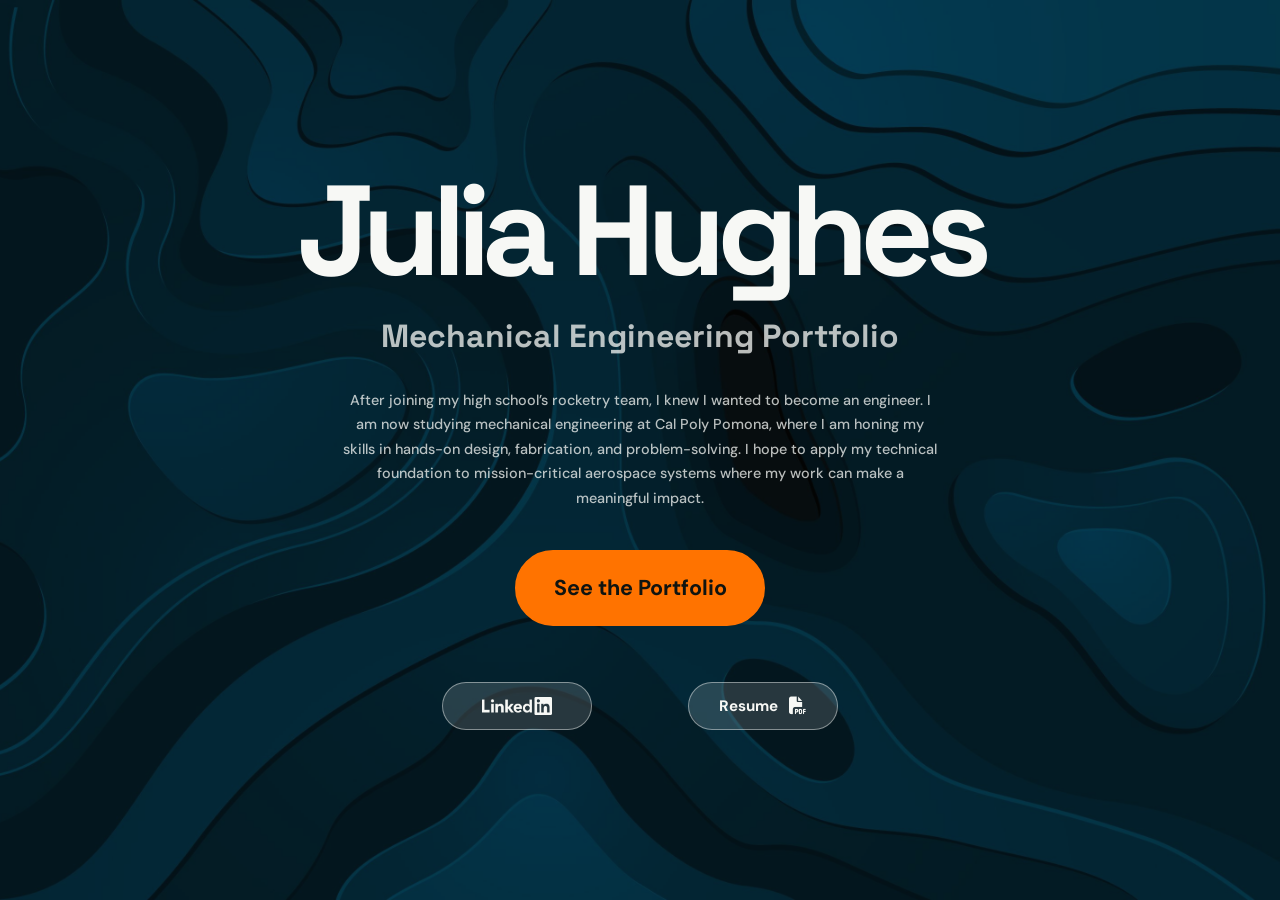
<file: index.html>
<!DOCTYPE html>
<html lang="en">
<head>
    <meta charset="UTF-8">
    <meta name="viewport" content="width=device-width, initial-scale=1.0">

    <title>Julia Hughes | Mechanical Engineering Portfolio</title>

    <link rel="stylesheet" href="style.css">

    <!-- Font Awesome for the PDF icon -->
    <link rel="stylesheet"
          href="https://cdnjs.cloudflare.com/ajax/libs/font-awesome/6.5.2/css/all.min.css">
</head>

<body>
    <main class="hero">
        <section class="content">

            <h1>Julia Hughes</h1>

            <h2>Mechanical Engineering Portfolio</h2>

            <div class="about">
                <p>
                    After joining my high school’s rocketry team, I knew I wanted to become
                    an engineer. I am now studying mechanical engineering at Cal Poly Pomona,
                    where I am honing my skills in hands-on design, fabrication, and problem-solving. 
                    I hope to apply my technical foundation to mission-critical aerospace systems
                    where my work can make a meaningful impact.
                </p>
            </div>

            <a class="portfolio-button" href="portfolio-overview.html">
                See the Portfolio
            </a>

            <div class="secondary-links">

                <a class="secondary-button linkedin-button"
                    href="https://www.linkedin.com/in/jmhughes6/"
                    target="_blank"
                    rel="noopener noreferrer"
                    aria-label="LinkedIn">

                        <span class="linkedin-logo"></span>
</a>

                <a class="secondary-button resume-button"
                   href="Julia_Hughes_Resume.pdf"
                   target="_blank"
                   rel="noopener noreferrer">

                    <span>Resume</span>
                    <i class="fa-solid fa-file-pdf"></i>
                </a>

            </div>
        </section>
    </main>
</body>
</html>
</file>
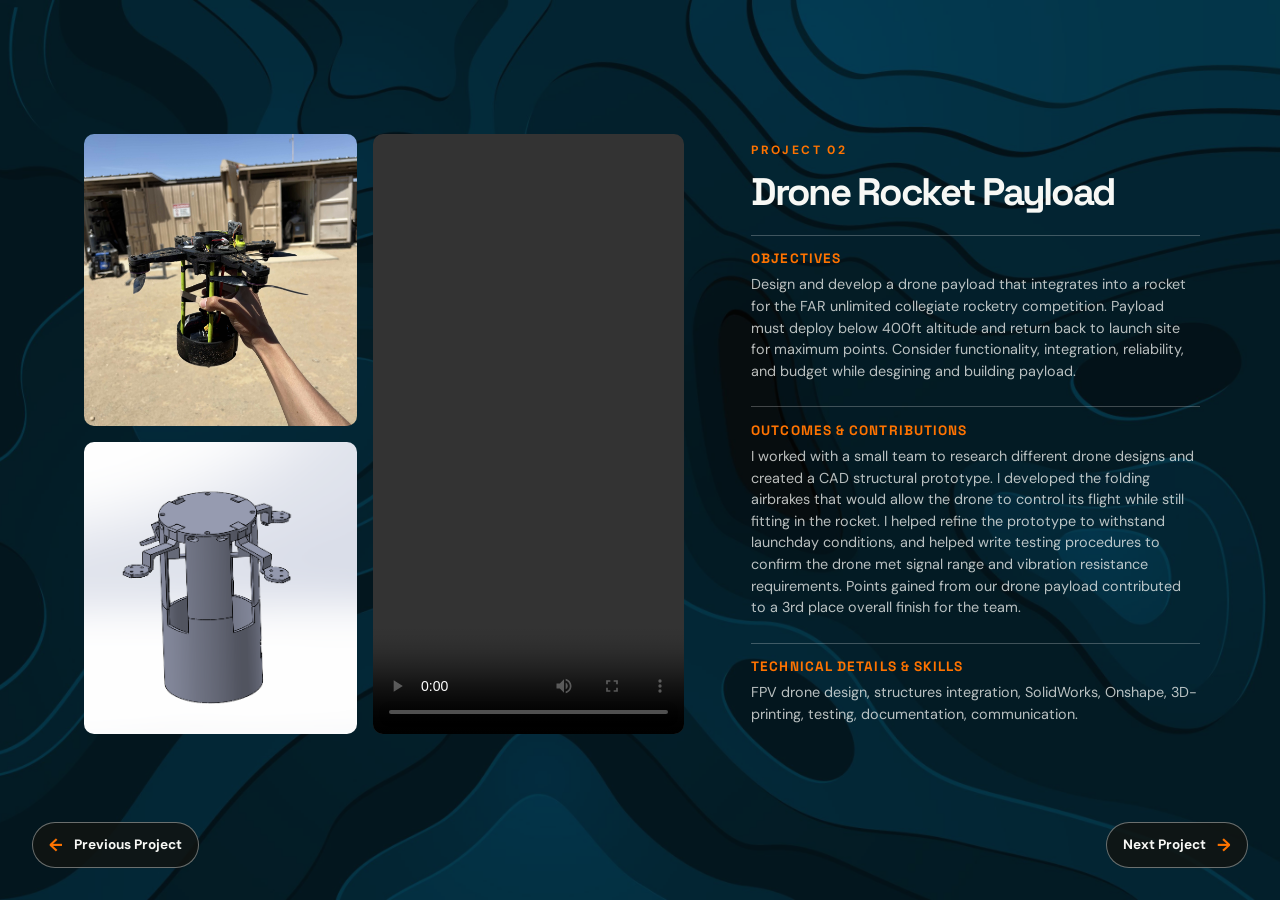
<file: drone-payload.html>
<!DOCTYPE html>
<html lang="en">
<head>
    <meta charset="UTF-8">
    <meta name="viewport" content="width=device-width, initial-scale=1.0">

    <title>Drone Rocket Payload | Julia Hughes</title>

    <link rel="stylesheet" href="style.css">
</head>

<body class="project-page">

    <main class="project-layout">

       <section class="project-visuals drone-visuals">

    <div class="drone-small drone-photo-one">
        <img src="drone-far.jpg"
             alt="Drone payload flying outdoors">
    </div>

    <div class="drone-small drone-photo-two">
        <img src="drone-prototype.webp"
             alt="Drone payload prototype">
    </div>

    <div class="drone-big">
        <video controls playsinline preload="metadata">
            <source src="drone-test-video.mp4" type="video/mp4">
            Your browser does not support video playback.
        </video>
    </div>

</section>

        <section class="project-information">

            <p class="project-label">PROJECT 02</p>

            <h1>Drone Rocket Payload</h1>

            <div class="project-section">
                <h2>Objectives</h2>

                <p>
                    Design and develop a drone payload that integrates into a rocket for the FAR 
                    unlimited collegiate rocketry competition. Payload must deploy below 400ft altitude 
                    and return back to launch site for maximum points. Consider functionality, integration, 
                    reliability, and budget while desgining and building payload. 
                    
                </p>
            </div>

            <div class="project-section">
                <h2>Outcomes & Contributions</h2>

                <p>
                    I worked with a small team to research different drone designs and created a CAD structural prototype. I developed 
                    the folding airbrakes that would allow the drone to control its flight while still fitting in the rocket. I helped refine
                    the prototype to withstand launchday conditions, and helped write testing procedures to confirm the drone met signal range
                    and vibration resistance requirements. Points gained from our drone payload contributed to a 3rd place overall finish
                    for the team. 
                </p>
            </div>

            <div class="project-section">
                <h2>Technical Details & Skills</h2>

                <p>
                    FPV drone design, structures integration, SolidWorks, Onshape, 3D-printing,
                    testing, documentation, communication.
                </p>
            </div>

        </section>

    </main>

    <nav class="project-navigation">
        <a class="page-nav-button" href="rose-float.html">
            <span>←</span>
            Previous Project
        </a>

        <a class="page-nav-button" href="small-rocket.html">
            Next Project
            <span>→</span>
        </a>
    </nav>

</body>
</html>
</file>
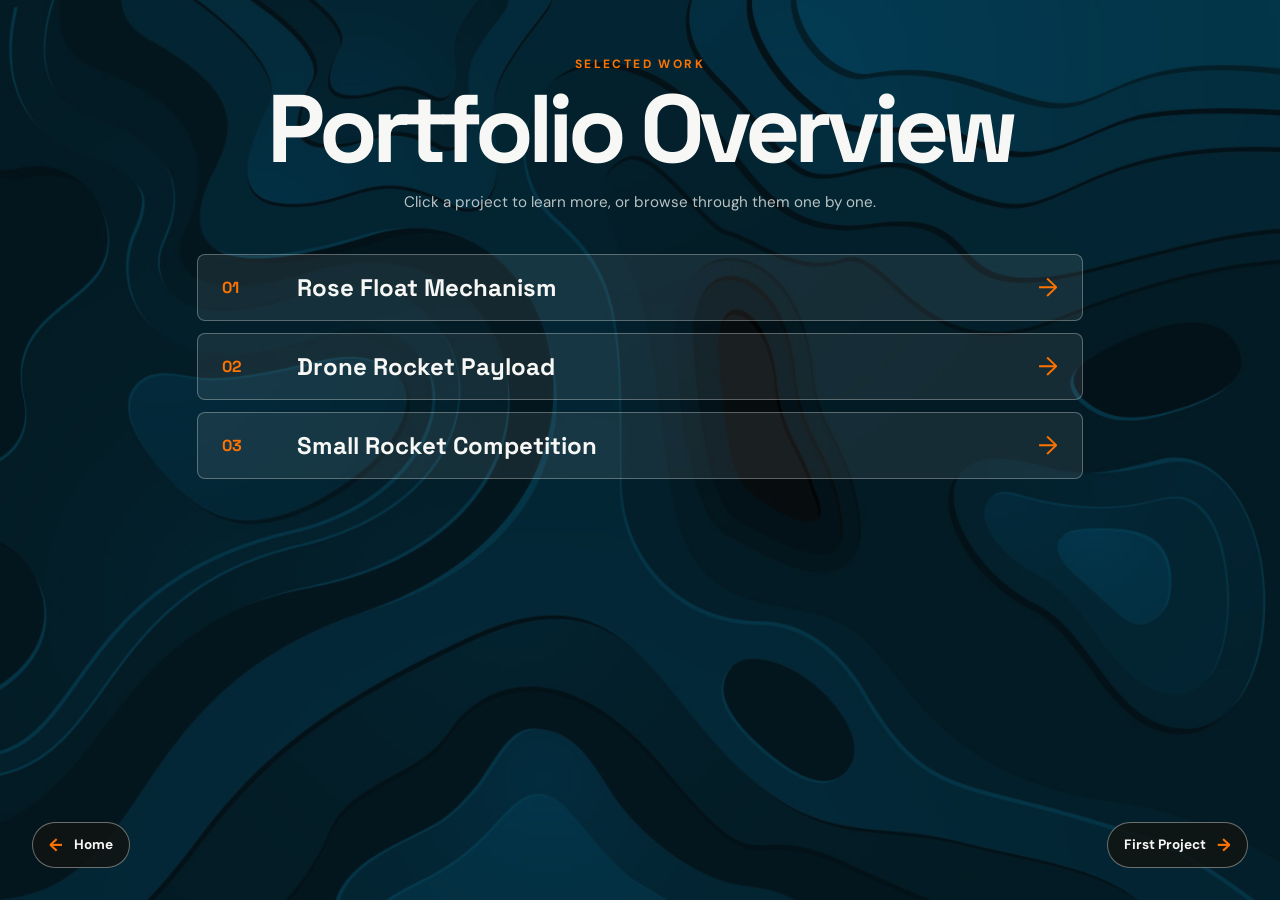
<file: portfolio-overview.html>
<!DOCTYPE html>
<html lang="en">
<head>
    <meta charset="UTF-8">
    <meta name="viewport" content="width=device-width, initial-scale=1.0">

    <title>Portfolio Overview | Julia Hughes</title>

    <link rel="stylesheet" href="style.css">
</head>

<body class="overview-page">

    <main class="overview">

        <header class="overview-header">
            <p class="overview-label">SELECTED WORK</p>

            <h1>Portfolio Overview</h1>

            <p class="overview-intro">
                Click a project to learn more, or browse through them one by one.
            </p>
        </header>

        <section class="project-list">

            <a class="project-card" href="rose-float.html">
                <span class="project-number">01</span>

                <h2>Rose Float Mechanism</h2>

                <span class="project-arrow">→</span>
            </a>

            <a class="project-card" href="drone-payload.html">
                <span class="project-number">02</span>

                <h2>Drone Rocket Payload</h2>

                <span class="project-arrow">→</span>
            </a>

            <a class="project-card" href="small-rocket.html">
                <span class="project-number">03</span>

                <h2>Small Rocket Competition</h2>

                <span class="project-arrow">→</span>
            </a>

        </section>

        <nav class="page-navigation">
            <a class="page-nav-button" href="index.html">
                <span>←</span>
                Home
            </a>

            <a class="page-nav-button" href="rose-float.html">
                First Project
                <span>→</span>
            </a>
        </nav>

    </main>

</body>
</html>
</file>
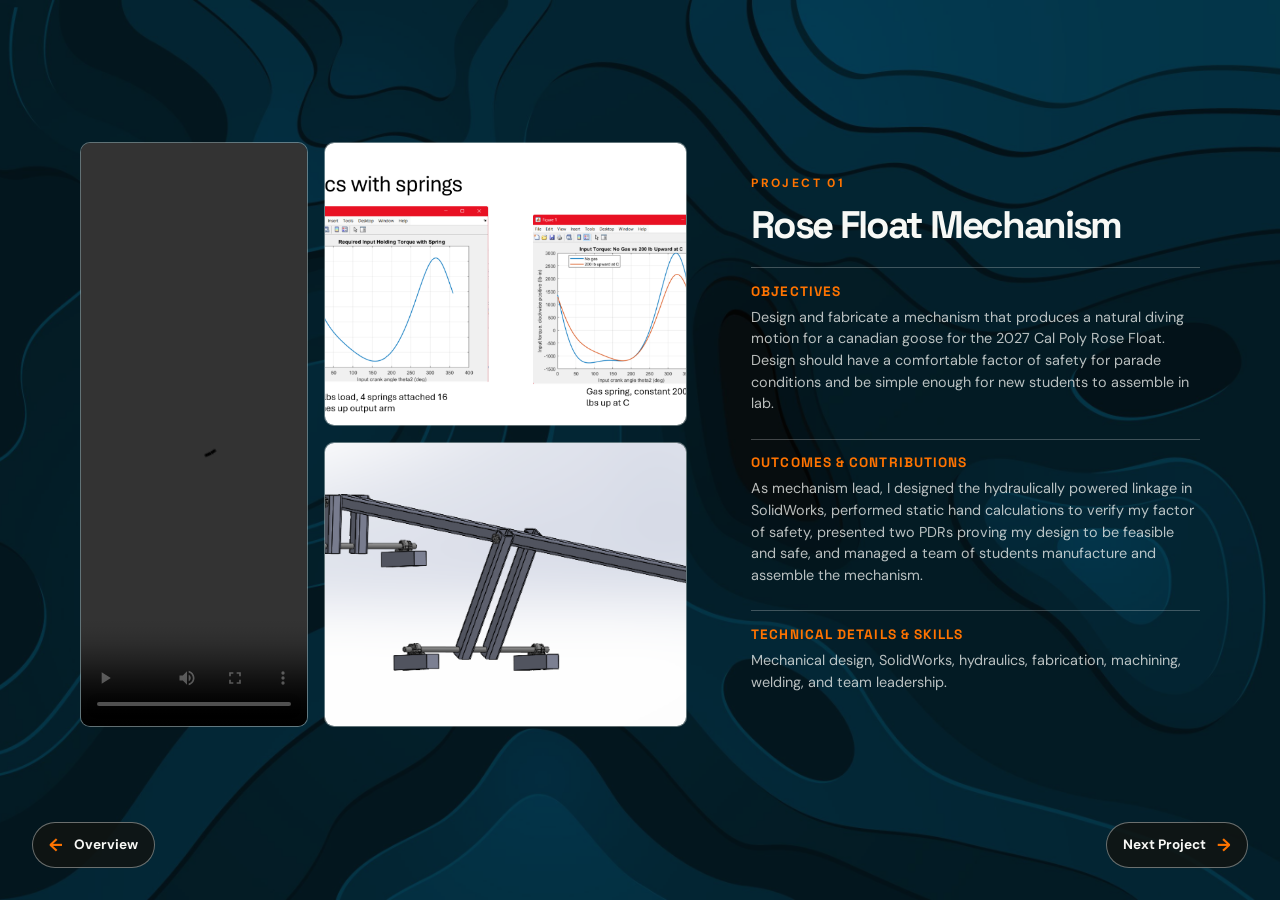
<file: rose-float.html>
<!DOCTYPE html>
<html lang="en">
<head>
    <meta charset="UTF-8">
    <meta name="viewport" content="width=device-width, initial-scale=1.0">

    <title>Rose Float Mechanism | Julia Hughes</title>

    <link rel="stylesheet" href="style.css">
</head>

<body class="project-page">

    <main class="project-layout">

       <section class="project-visuals rose-float-visuals">

    <div class="rose-float-video">
        <video controls playsinline preload="metadata">
            <source src="prototype-dive-vid.mp4" type="video/mp4">
            Your browser does not support video playback.
        </video>
    </div>

    <div class="rose-float-photo photo-one">
        <img src="presentation-calcs.png"
             alt="Rose Float mechanism">
    </div>

    <div class="rose-float-photo photo-two">
        <img src="dive-cad.png"
             alt="Rose Float mechanism fabrication">
    </div>

</section>

        <section class="project-information">

            <p class="project-label">PROJECT 01</p>

            <h1>Rose Float Mechanism</h1>

            <div class="project-section objectives">
                <h2>Objectives</h2>

                <p>
                    Design and fabricate a mechanism that produces a natural diving motion for
                    a canadian goose for the 2027 Cal Poly Rose Float. Design should have a comfortable
                    factor of safety for parade conditions and be simple enough for new students to 
                    assemble in lab.
                </p>
            </div>

            <div class="project-section">
                <h2>Outcomes & Contributions</h2>

                <p>
                    As mechanism lead, I designed the hydraulically powered linkage in SolidWorks, performed static hand calculations
                    to verify my factor of safety, presented two PDRs proving my design to be feasible and safe, 
                    and managed a team of students manufacture and assemble the mechanism.
                </p>
            </div>

            <div class="project-section">
                <h2>Technical Details & Skills</h2>

                <p>
                    Mechanical design, SolidWorks, hydraulics,
                    fabrication, machining, welding, and team leadership.
                </p>
            </div>

        </section>

    </main>

    <nav class="project-navigation">
        <a class="page-nav-button" href="portfolio-overview.html">
            <span>←</span>
            Overview
        </a>

        <a class="page-nav-button" href="drone-payload.html">
            Next Project
            <span>→</span>
        </a>
    </nav>

</body>
</html>
</file>
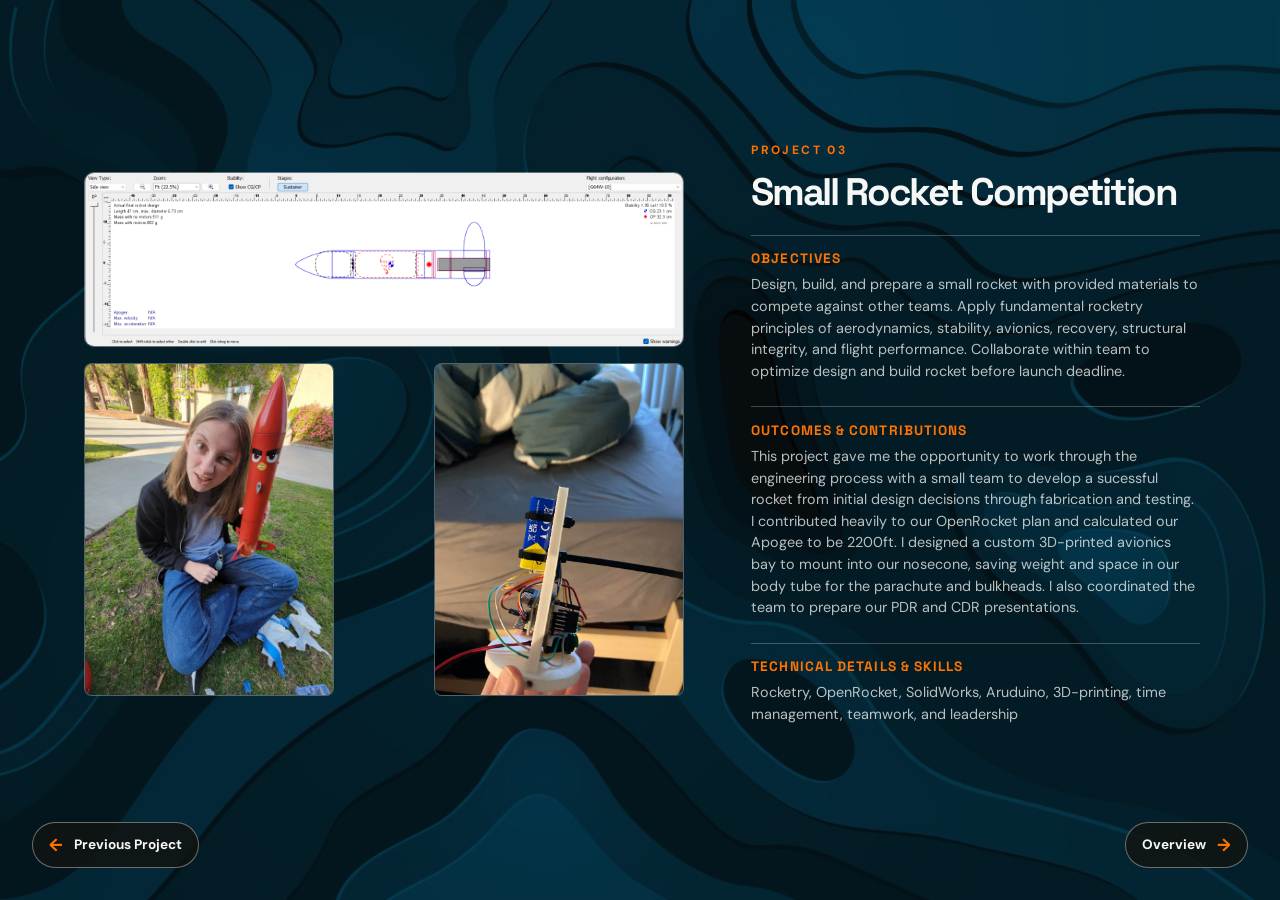
<file: small-rocket.html>
<!DOCTYPE html>
<html lang="en">
<head>
    <meta charset="UTF-8">
    <meta name="viewport" content="width=device-width, initial-scale=1.0">

    <title>Small Rocket Competition | Julia Hughes</title>

    <link rel="stylesheet" href="style.css">
</head>

<body class="project-page">

    <main class="project-layout">

        <section class="project-visuals small-rocket-visuals">

    <div class="main-visual">
        <img src="src-ork.png"
             alt="Small rocket design in OpenRocket">
    </div>

    <div class="visual-thumbnails">

        <div class="thumbnail">
            <img src="angryrocket.jpg"
                 alt="Julia Hughes with the small rocket">
        </div>

        <div class="thumbnail">
            <img src="avboard.jpg"
                 alt="Small rocket avionics board">
        </div>

    </div>

</section>

        <section class="project-information">

            <p class="project-label">PROJECT 03</p>

            <h1>Small Rocket Competition</h1>

            <div class="project-section">
                <h2>Objectives</h2>

                <p>
                    Design, build, and prepare a small rocket with provided materials to compete against other teams.
                    Apply fundamental rocketry principles of aerodynamics, stability, avionics, recovery, 
                    structural integrity, and flight performance. Collaborate within team to optimize  
                    design and build rocket before launch deadline.
                </p>
            </div>

            <div class="project-section">
                <h2>Outcomes & Contributions</h2>

                <p>
                    This project gave me the opportunity to work through the engineering process with a small team
                    to develop a sucessful rocket from initial design decisions through fabrication and testing.
                    I contributed heavily to our OpenRocket plan and calculated our Apogee to be 2200ft. I designed a 
                    custom 3D-printed avionics bay to mount into our nosecone, saving weight and space in our body tube 
                    for the parachute and bulkheads. I also coordinated the team to prepare our PDR and CDR presentations. 
                </p>
            </div>

            <div class="project-section">
                <h2>Technical Details & Skills</h2>

                <p>
                    Rocketry, OpenRocket, SolidWorks, Aruduino, 3D-printing, time management, teamwork, and leadership
                </p>
            </div>

        </section>

    </main>

    <nav class="project-navigation">
        <a class="page-nav-button" href="drone-payload.html">
            <span>←</span>
            Previous Project
        </a>

        <a class="page-nav-button" href="portfolio-overview.html">
            Overview
            <span>→</span>
        </a>
    </nav>

</body>
</html>
</file>
<file: style.css>
@import url('https://fonts.googleapis.com/css2?family=DM+Sans:wght@400;500;600;700&family=Space+Grotesk:wght@500;600;700&display=swap');

:root {
    --accent: #ff7300;
    --text: #f7f8f5;
    --muted: rgba(247, 248, 245, 0.75);

    /* Put texturebg.jpg in the same folder as index.html */
    --background-image: url("texturebg.jpg");

    /* 0 = no darkness, 1 = completely dark */
    --background-darkness: 0.60;
}

* {
    box-sizing: border-box;
    margin: 0;
    padding: 0;
}

body {
    background: #111412;
    color: var(--text);
    font-family: "DM Sans", Arial, sans-serif;
}

.hero {
    min-height: 100vh;
    min-height: 100svh;

    display: flex;
    justify-content: center;
    align-items: center;

    padding: 2rem;
    position: relative;
    overflow: hidden;
    text-align: center;
}

.hero::before {
    content: "";

    position: absolute;
    inset: 0;
    z-index: -2;

    background-image: var(--background-image);
    background-position: center;
    background-size: cover;
    background-repeat: no-repeat;
}

.hero::after {
    content: "";

    position: absolute;
    inset: 0;
    z-index: -1;

    background: rgba(5, 8, 6, var(--background-darkness));
}

.content {
    width: 100%;
    max-width: 750px;
}

.content > * {
    opacity: 0;
    animation: fadeIn 0.8s ease-out forwards;
}

h1 {
    font-family: "Space Grotesk", Arial, sans-serif;
    font-size: clamp(3.75rem, 10vw, 8rem);
    letter-spacing: -0.07em;
    line-height: 0.95;
    animation-delay: 0.1s;
}

h2 {
    color: var(--muted);
    font-family: "Space Grotesk", Arial, sans-serif;
    font-size: clamp(1.25rem, 3vw, 2rem);
    font-weight: 700;
    margin-top: 1.5rem;
    animation-delay: 0.25s;
}

.about {
    max-width: 600px;
    margin: 2rem auto 2.5rem;
    animation-delay: 0.4s;
}

.about p {
    color: var(--muted);
    font-size: 0.9rem;
    font-weight: 500;
    line-height: 1.7;
}

a {
    color: inherit;
    text-decoration: none;
}

.portfolio-button {
    display: inline-flex;
    justify-content: center;
    align-items: center;

    padding: 1.35rem 2.3rem;

    border: 2px solid var(--accent);
    border-radius: 999px;

    background: var(--accent);
    color: #101410;

    font-size: 1.35rem;
    font-weight: 700;

    transition: 0.25s ease;
    animation-delay: 0.55s;
}

.portfolio-button:hover {
    background: transparent;
    color: var(--accent);
    transform: translateY(-3px) scale(1.02);
}

.secondary-links {
    display: flex;
    justify-content: center;
    align-items: center;

    gap: 6rem;
    margin-top: 3.5rem;

    animation-delay: 0.7s;
}

.secondary-button {
    width: 150px;
    height: 48px;

    display: inline-flex;
    justify-content: center;
    align-items: center;

    border: 1px solid rgba(247, 248, 245, 0.45);
    border-radius: 999px;

    background: rgba(247, 248, 245, 0.15);
    color: var(--text);

    font-size: 0.95rem;
    font-weight: 700;

    transition: 0.25s ease;
}

.secondary-button:hover {
    border-color: var(--accent);
    background: var(--accent);
    color: #101410;
    transform: translateY(-3px);
}

.linkedin-button {
    width: 150px;
    height: 48px;
    padding: 0.5rem 1rem;
}

.linkedin-logo {
    display: block;
    width: 70px;
    height: 19px;

    background-color: var(--text);

    mask-image: url("linkedin-logo.png");
    mask-repeat: no-repeat;
    mask-position: center;
    mask-size: contain;

    -webkit-mask-image: url("linkedin-logo.png");
    -webkit-mask-repeat: no-repeat;
    -webkit-mask-position: center;
    -webkit-mask-size: contain;

    transition: background-color 0.25s ease;
}

.linkedin-button:hover .linkedin-logo {
    background-color: #101410;
}

/* Resume button */
.resume-button {
    gap: 0.65rem;
}

.resume-button i {
    font-size: 1.1rem;
}

@keyframes fadeIn {
    from {
        opacity: 0;
        transform: translateY(18px);
    }

    to {
        opacity: 1;
        transform: translateY(0);
    }
}

@media (max-width: 600px) {
    .hero {
        padding: 2rem 1.25rem;
    }

    .secondary-links {
        gap: 1.5rem;
        margin-top: 3rem;
    }

    .secondary-button {
        width: 140px;
    }
}

/* Portfolio overview page */

.overview-page {
    isolation: isolate;
    min-height: 100vh;
    overflow: hidden;
    position: relative;
    background: #111412;
    color: var(--text);
}

.overview-page::before {
    content: "";

    position: fixed;
    inset: 0;
    z-index: -2;

    background-image: var(--background-image);
    background-position: center;
    background-size: cover;
    background-repeat: no-repeat;
}

.overview-page::after {
    content: "";

    position: fixed;
    inset: 0;
    z-index: -1;

    background: rgba(5, 8, 6, var(--background-darkness));
}

.overview {
    width: 100%;
    max-width: 950px;
    min-height: 100vh;

    margin: 0 auto;
    padding: 3.5rem 2rem 6rem;

    position: relative;
}

.overview-header {
    margin-bottom: 2.5rem;
    text-align: center;
}

.overview-label {
    color: var(--accent);
    font-size: 0.75rem;
    font-weight: 700;
    letter-spacing: 0.2em;
    margin-bottom: 0.75rem;
}

.overview-header h1 {
    font-family: "Space Grotesk", Arial, sans-serif;
    font-size: clamp(3rem, 8vw, 6rem);
    letter-spacing: -0.06em;
    line-height: 0.95;
}

.overview-intro {
    margin-top: 1rem;

    color: var(--muted);
    font-size: 0.95rem;
    line-height: 1.5;
}

.project-list {
    display: flex;
    flex-direction: column;
    gap: 0.75rem;
}

.project-card {
    display: grid;
    grid-template-columns: 55px 1fr auto;
    align-items: center;
    gap: 1.25rem;

    padding: 1rem 1.5rem;

    border: 1px solid rgba(247, 248, 245, 0.3);
    border-radius: 8px;

    background: rgba(247, 248, 245, 0.08);

    transition: 0.25s ease;
}

.project-card:hover {
    border-color: var(--accent);
    background: rgba(255, 115, 0, 0.14);
    transform: translateX(6px);
}

.project-number {
    color: var(--accent);
    font-family: "Space Grotesk", Arial, sans-serif;
    font-size: 1rem;
    font-weight: 700;
}

.project-arrow {
    align-self: center;
    color: var(--accent);
    font-size: 1.6rem;
    transition: 0.25s ease;
}

.project-card h2 {
    margin-top: 0;
    color: var(--text);
    font-family: "Space Grotesk", Arial, sans-serif;
    font-size: clamp(1.1rem, 2.5vw, 1.5rem);
    font-weight: 700;
}

.project-arrow {
    color: var(--accent);
    font-size: 1.6rem;
    transition: 0.25s ease;
}

.project-card:hover .project-arrow {
    transform: translateX(5px);
}

.page-navigation {
    position: fixed;
    right: 2rem;
    bottom: 2rem;
    left: 2rem;

    display: flex;
    justify-content: space-between;
    align-items: center;

    pointer-events: none;
}

.page-nav-button {
    display: inline-flex;
    align-items: center;
    gap: 0.7rem;

    padding: 0.7rem 1rem;

    border: 1px solid rgba(247, 248, 245, 0.4);
    border-radius: 999px;

    background: rgba(17, 20, 18, 0.85);
    color: var(--text);

    font-size: 0.85rem;
    font-weight: 700;

    pointer-events: auto;
    transition: 0.25s ease;
}

.page-nav-button:hover {
    border-color: var(--accent);
    background: var(--accent);
    color: #101410;
    transform: translateY(-3px);
}

.page-nav-button span {
    color: var(--accent);
    font-size: 1.1rem;
}

.page-nav-button:hover span {
    color: #101410;
}

@media (max-width: 600px) {
    .overview {
        padding: 3rem 1rem 6rem;
    }

    .overview-header {
        margin-bottom: 2rem;
    }

    .project-card {
        grid-template-columns: 35px 1fr auto;
        gap: 0.75rem;
        padding: 0.9rem 1rem;
    }

    .project-card h2 {
        font-size: 1rem;
    }

    .page-navigation {
        right: 1rem;
        bottom: 1rem;
        left: 1rem;
    }
}

/* Fade-in animation for portfolio overview */

.overview-header {
    opacity: 0;
    animation: fadeIn 0.8s ease-out forwards;
    animation-delay: 0.1s;
}

.project-card {
    opacity: 0;
    animation: fadeIn 0.8s ease-out forwards;
}

.project-card:nth-child(1) {
    animation-delay: 0.35s;
}

.project-card:nth-child(2) {
    animation-delay: 0.5s;
}

.project-card:nth-child(3) {
    animation-delay: 0.65s;
}

.page-nav-button {
    opacity: 0;
    animation: fadeIn 0.8s ease-out forwards;
}

.page-nav-button:first-child {
    animation-delay: 0.85s;
}

.page-nav-button:last-child {
    animation-delay: 1s;
}

@keyframes fadeIn {
    from {
        opacity: 0;
        transform: translateY(18px);
    }

    to {
        opacity: 1;
        transform: translateY(0);
    }
}

/* Non-scrolling project pages */

.project-page {
    isolation: isolate;
    height: 100vh;
    overflow: hidden;

    background: #111412;
    color: var(--text);
}

.project-page::before {
    content: "";

    position: fixed;
    inset: 0;
    z-index: -2;

    background-image: var(--background-image);
    background-position: center;
    background-size: cover;
    background-repeat: no-repeat;
}

.project-page::after {
    content: "";

    position: fixed;
    inset: 0;
    z-index: -1;

    background: rgba(5, 8, 6, var(--background-darkness));
}

.project-layout {
    display: grid;
    grid-template-columns: 1.15fr 0.85fr;
    align-items: center;
    gap: 4rem;

    height: 100vh;
    max-width: 1450px;
    margin: 0 auto;
    padding: 3rem 5rem 5rem;
}

/* Left visual area */

.project-visuals {
    width: 100%;
}

.main-visual {
    display: flex;
    justify-content: center;
    align-items: center;

    width: 100%;
    aspect-ratio: 16 / 9;

    border: 1px solid rgba(247, 248, 245, 0.3);
    border-radius: 10px;

    background: rgba(247, 248, 245, 0.12);
    color: var(--muted);

    font-size: 1rem;
    font-weight: 600;
    overflow: hidden;
}

.main-visual img,
.main-visual video {
    width: 100%;
    height: 100%;
    object-fit: cover;
}

.visual-thumbnails {
    display: grid;
    grid-template-columns: 1fr 1fr;
    gap: 1rem;

    margin-top: 1rem;
}

.thumbnail {
    display: flex;
    justify-content: center;
    align-items: center;

    aspect-ratio: 16 / 9;

    border: 1px solid rgba(247, 248, 245, 0.25);
    border-radius: 8px;

    background: rgba(247, 248, 245, 0.08);
    color: var(--muted);

    font-size: 0.8rem;
    font-weight: 600;
    overflow: hidden;
}

.thumbnail img,
.thumbnail video {
    width: 100%;
    height: 100%;
    object-fit: cover;
}

/* Right information area */

.project-information {
    max-width: 530px;

    opacity: 0;
    animation: fadeIn 0.8s ease-out forwards;
}

.project-label {
    color: var(--accent);
    font-size: 0.75rem;
    font-weight: 700;
    letter-spacing: 0.2em;
    margin-bottom: 1rem;
}

.project-information h1 {
    font-family: "Space Grotesk", Arial, sans-serif;
    font-size: clamp(2.3rem, 3vw, 3.5rem);
    letter-spacing: -0.06em;
    line-height: 0.95;
}

.project-section {
    border-top: 1px solid rgba(247, 248, 245, 0.25);
    margin-top: 1.5rem;
    padding-top: 0.9rem;
}

.project-section h2 {
    color: var(--accent);
    font-family: "Space Grotesk", Arial, sans-serif;
    font-size: 0.85rem;
    letter-spacing: 0.08em;
    margin-top: 0;
    text-transform: uppercase;
}

.project-section p {
    color: var(--muted);
    font-size: 0.9rem;
    line-height: 1.5;
    margin-top: 0.45rem;
}

/* Bottom navigation */

.project-navigation {
    position: fixed;
    right: 2rem;
    bottom: 2rem;
    left: 2rem;

    display: flex;
    justify-content: space-between;

    pointer-events: none;
}

.project-navigation .page-nav-button {
    pointer-events: auto;
}

/* Mobile layout */

@media (max-width: 850px) {
    .project-page {
        height: auto;
        min-height: 100vh;
        overflow: auto;
    }

    .project-layout {
        grid-template-columns: 1fr;
        height: auto;
        min-height: 100vh;
        gap: 2rem;
        padding: 3rem 1.25rem 7rem;
    }

    .project-information {
        max-width: none;
    }

    .project-information h1 {
        font-size: 3.5rem;
    }

    .project-navigation {
        right: 1rem;
        bottom: 1rem;
        left: 1rem;
    }
}
/* Small Rocket visual layout */

.small-rocket-visuals {
    width: 100%;
    max-width: 680px;
    justify-self: center;
}

/* Top horizontal photo */
.small-rocket-visuals .main-visual {
    width: 600px;
    height: 175px;

    margin: 0 auto;
    aspect-ratio: auto;
    overflow: hidden;
}

.small-rocket-visuals .main-visual img {
    width: 100%;
    height: 100%;
    display: block;
    object-fit: cover;
}

/* Bottom portrait-photo container */
.small-rocket-visuals .visual-thumbnails {
    width: min(600px, 100%);

    display: grid;
    grid-template-columns: repeat(2, 250px);
    justify-content: space-between;

    margin: 1rem auto 0;
}

/* Bottom portrait photos */
.small-rocket-visuals .thumbnail {
    width: 250px;
    aspect-ratio: 3 / 4 !important;
    overflow: hidden;
}

.small-rocket-visuals .thumbnail img {
    width: 100%;
    height: 100%;
    display: block;
    object-fit: cover;
}

/* Smaller screens */
@media (max-width: 700px) {
    .small-rocket-visuals .main-visual {
        height: 220px;
    }

    .small-rocket-visuals .visual-thumbnails {
        grid-template-columns: repeat(2, minmax(0, 1fr));
        gap: 1rem;
    }

    .small-rocket-visuals .thumbnail {
        width: 100%;
    }
}

/* Final drone layout fix */

.drone-visuals {
    display: grid;
    grid-template-columns: minmax(0, 0.72fr) minmax(0, 0.82fr);
    grid-template-rows: repeat(2, minmax(0, 1fr));

    width: 100%;
    max-width: 600px;
    height: min(68vh, 600px);

    column-gap: 1rem;
    row-gap: 1rem;

    justify-self: center;
}

.drone-small,
.drone-big {
    min-width: 0;
    min-height: 0;
    height: 100%;
    overflow: hidden;
    border-radius: 10px;
}

.drone-small {
    aspect-ratio: auto !important;
}

.drone-photo-one {
    grid-column: 1;
    grid-row: 1;
}

.drone-photo-two {
    grid-column: 1;
    grid-row: 2;
}

.drone-big {
    grid-column: 2;
    grid-row: 1 / 3;
}

.drone-small img,
.drone-big img,
.drone-big video {
    width: 100%;
    height: 100%;
    display: block;
    object-fit: cover;
}

/* Rose Float visual layout */

.rose-float-visuals {
    display: grid;
    grid-template-columns: minmax(0, 0.63fr) minmax(0, 1fr);
    grid-template-rows: repeat(2, minmax(0, 1fr));

    width: 100%;
    max-width: 760px;
    height: min(65vh, 600px);

    gap: 1rem;
    justify-self: center;
}

/* Portrait video on the left */
.rose-float-video {
    grid-column: 1;
    grid-row: 1 / 3;

    min-width: 0;
    min-height: 0;
    overflow: hidden;

    border: 1px solid rgba(247, 248, 245, 0.3);
    border-radius: 10px;
    background: rgba(247, 248, 245, 0.12);
}

.rose-float-video video {
    width: 100%;
    height: 100%;
    display: block;

    object-fit: contain;
}

/* Two landscape photos on the right */
.rose-float-photo {
    min-width: 0;
    min-height: 0;
    overflow: hidden;

    border: 1px solid rgba(247, 248, 245, 0.3);
    border-radius: 10px;
    background: rgba(247, 248, 245, 0.12);
}

.rose-float-photo img {
    width: 100%;
    height: 100%;
    display: block;

    aspect-ratio: 16 / 9;
    object-fit: cover;
}

.rose-float-photo.photo-one {
    grid-column: 2;
    grid-row: 1;
}

.rose-float-photo.photo-two {
    grid-column: 2;
    grid-row: 2;
}

/* Mobile layout */
@media (max-width: 850px) {
    .rose-float-visuals {
        grid-template-columns: 1fr 1fr;
        grid-template-rows: auto auto;

        height: auto;
        max-width: 100%;
    }

    .rose-float-video {
        grid-column: 1 / 3;
        grid-row: 1;

        aspect-ratio: 9 / 16;
        max-height: 600px;
        justify-self: center;
        width: min(100%, 350px);
    }

    .rose-float-photo.photo-one {
        grid-column: 1;
        grid-row: 2;
        aspect-ratio: 16 / 9;
    }

    .rose-float-photo.photo-two {
        grid-column: 2;
        grid-row: 2;
        aspect-ratio: 16 / 9;
    }
}
</file>
